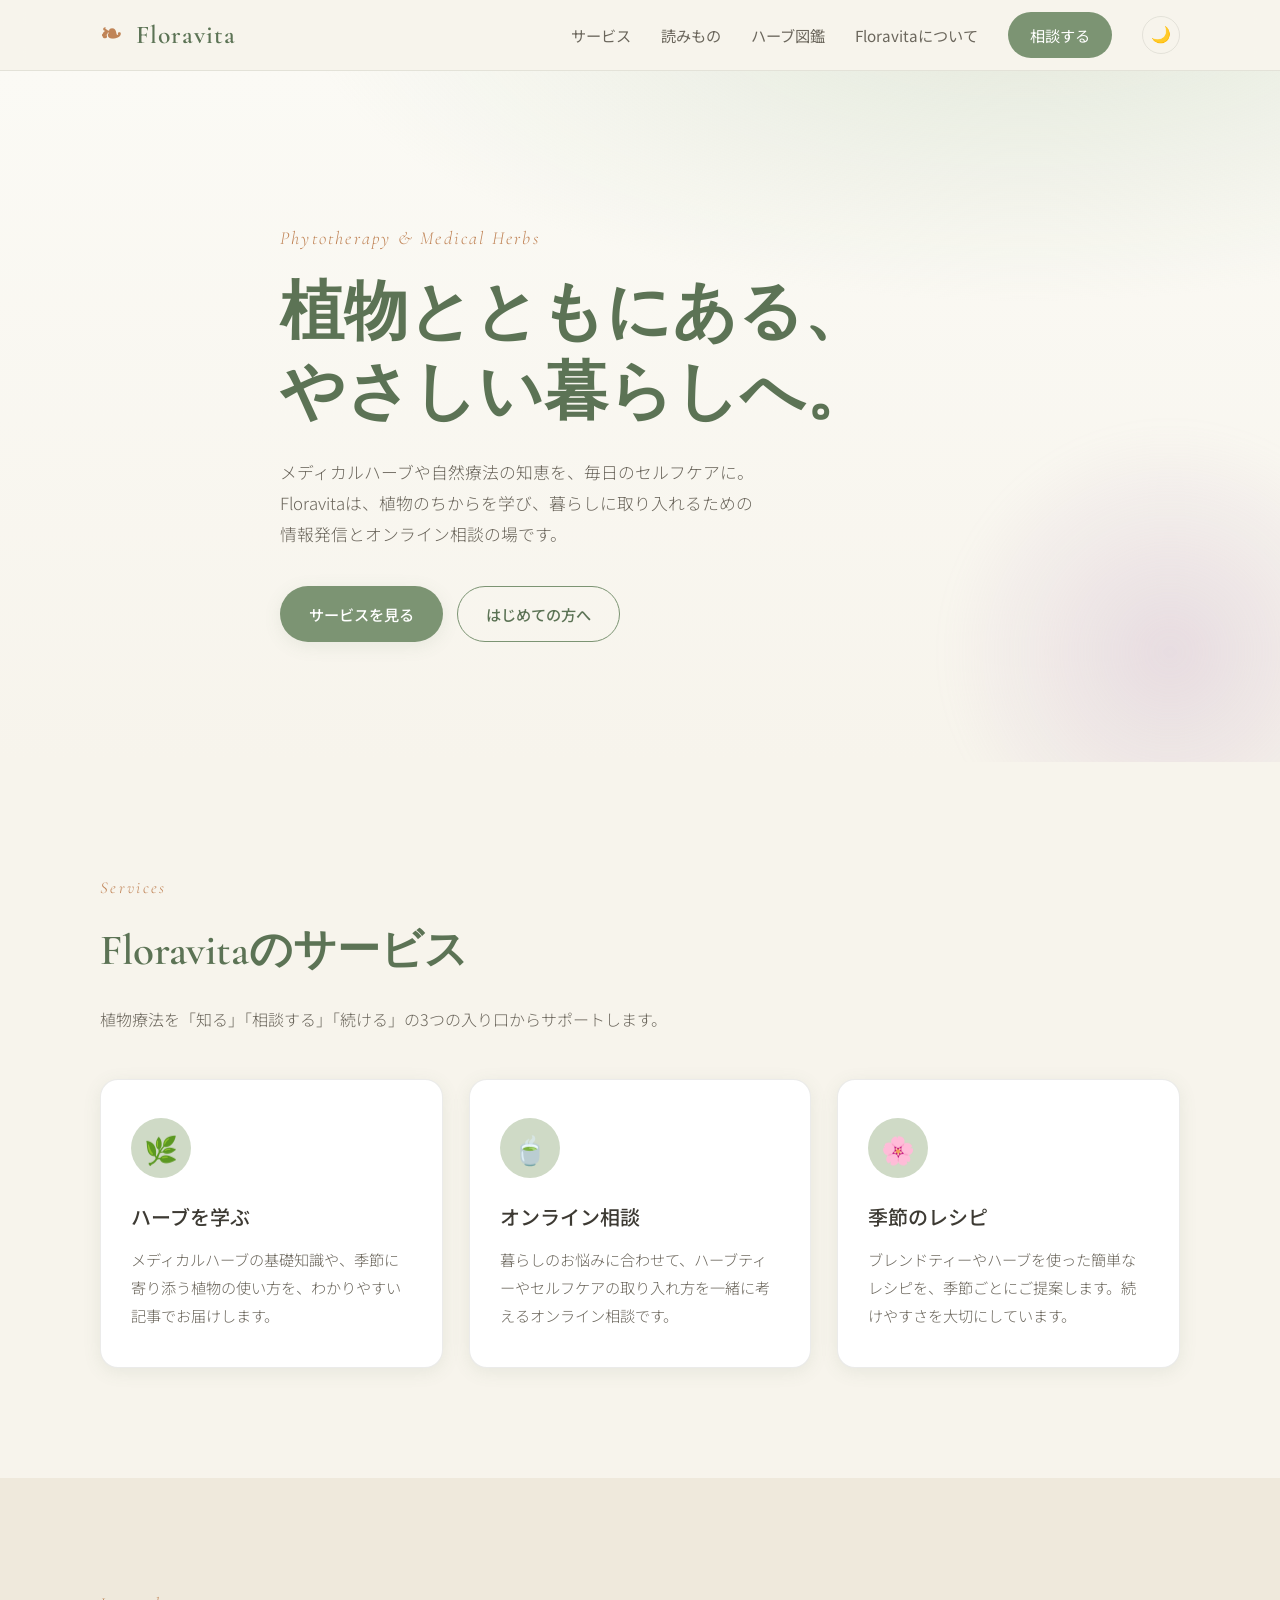
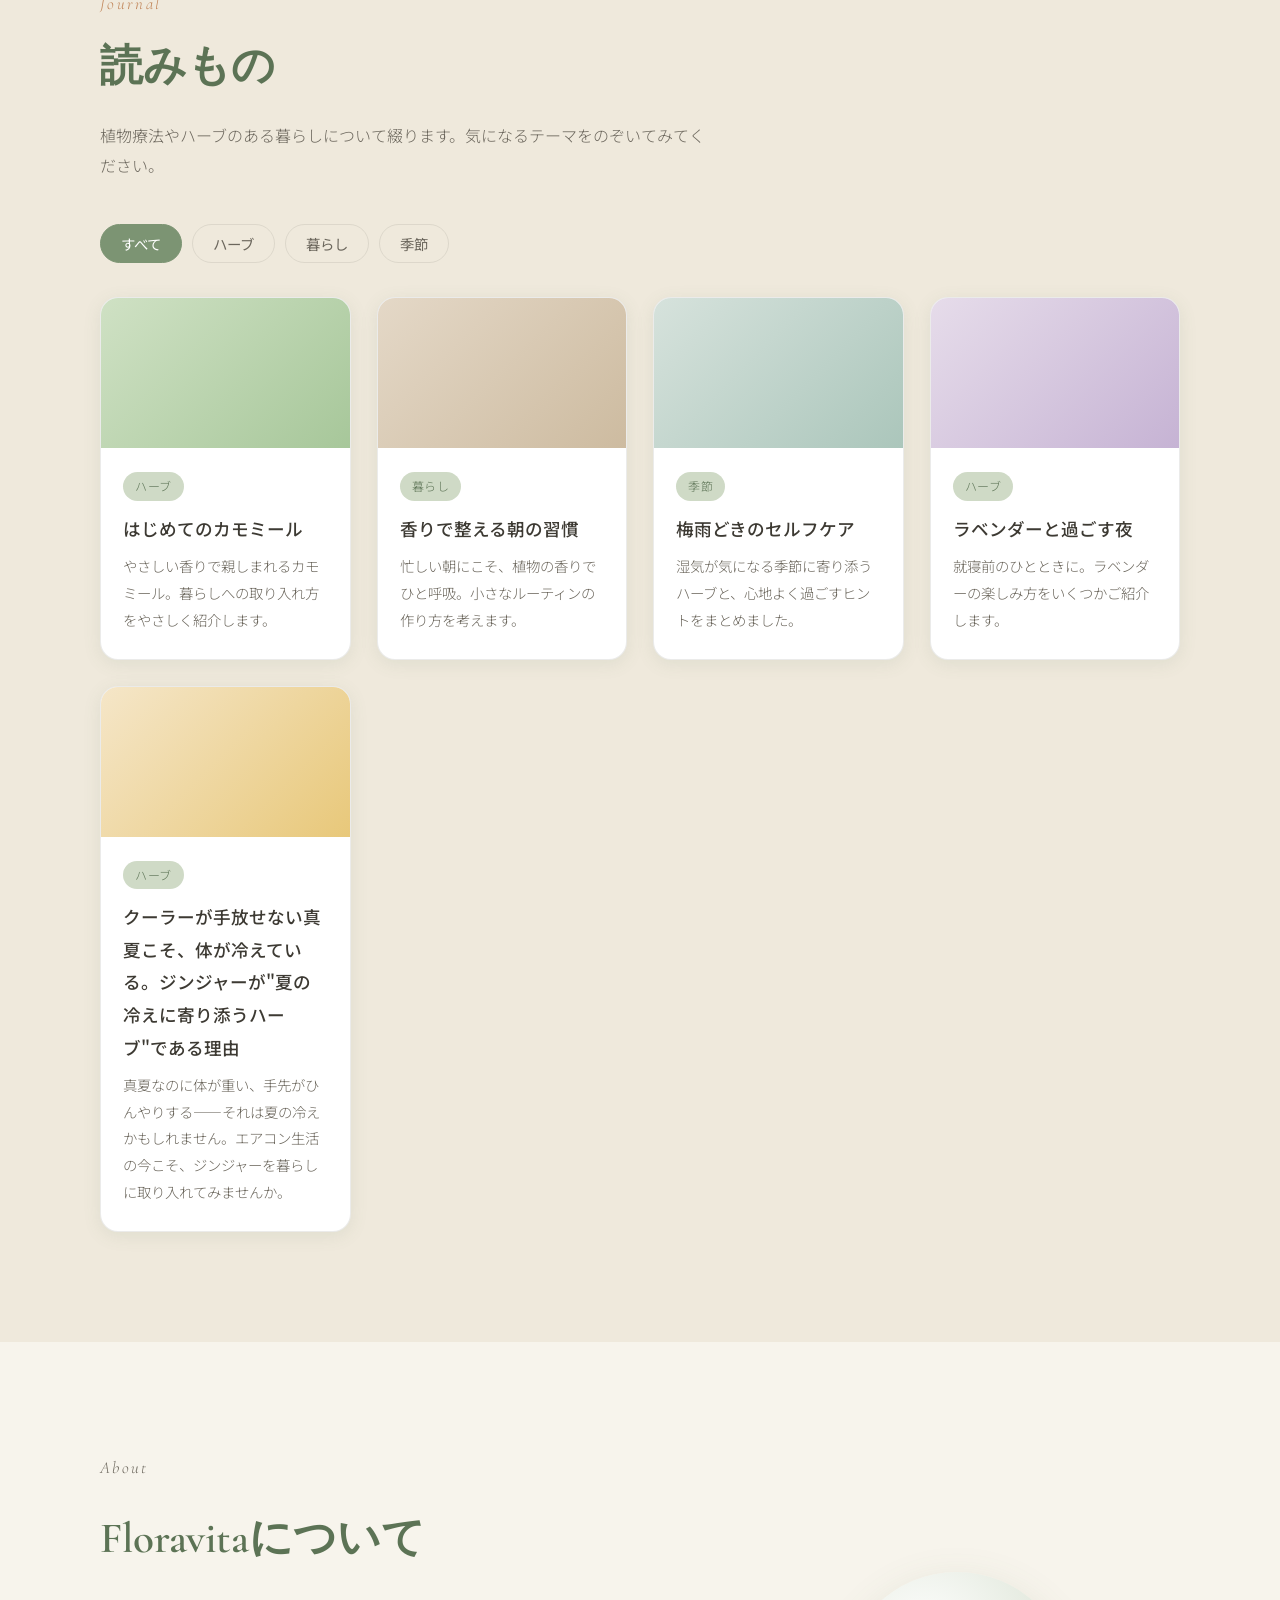
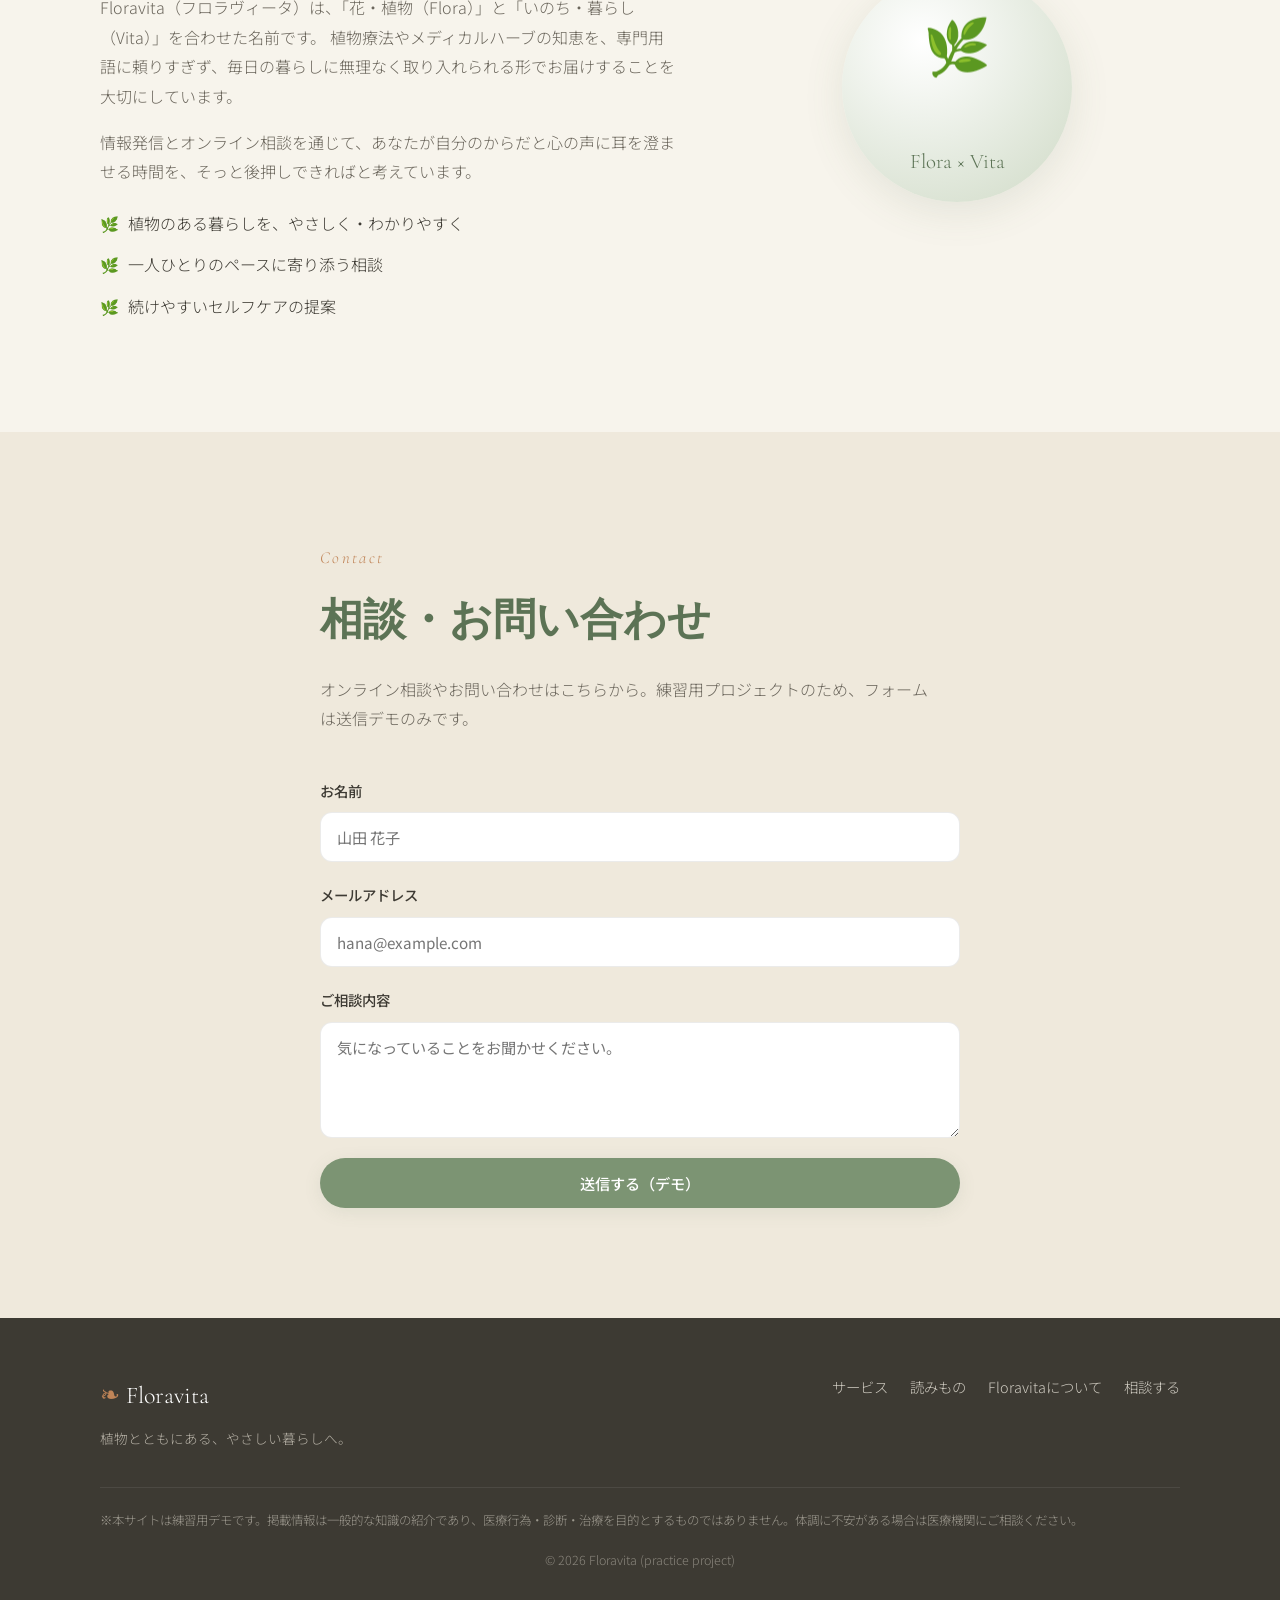
<file: index.html>
<!DOCTYPE html>
<html lang="ja">
<head>
  <meta charset="UTF-8">
  <meta name="viewport" content="width=device-width, initial-scale=1.0">
  <meta name="description" content="Floravita（フロラヴィータ）は、植物療法・メディカルハーブ・自然療法に関する情報発信とオンライン相談を行うウェルネスブランドです。">
  <title>Floravita｜植物とともにある、やさしい暮らし</title>

  <!-- OGP / Twitter Card（SNSシェア用）。og:url と画像URLは公開ドメインに合わせて絶対URLへ差し替えてください -->
  <meta property="og:type" content="website">
  <meta property="og:site_name" content="Floravita">
  <meta property="og:title" content="Floravita｜植物とともにある、やさしい暮らし">
  <meta property="og:description" content="植物療法・メディカルハーブ・自然療法の知恵を、毎日のセルフケアに。情報発信とオンライン相談の場です。">
  <meta property="og:image" content="images/screenshot.png">
  <meta property="og:locale" content="ja_JP">
  <meta name="twitter:card" content="summary_large_image">
  <meta name="twitter:title" content="Floravita｜植物とともにある、やさしい暮らし">
  <meta name="twitter:description" content="植物療法・メディカルハーブ・自然療法の知恵を、毎日のセルフケアに。">
  <meta name="twitter:image" content="images/screenshot.png">

  <link rel="icon" href="favicon.svg" type="image/svg+xml">
  <link rel="preconnect" href="https://fonts.googleapis.com">
  <link rel="preconnect" href="https://fonts.gstatic.com" crossorigin>
  <link href="https://fonts.googleapis.com/css2?family=Cormorant+Garamond:wght@500;600&family=Noto+Sans+JP:wght@300;400;500;700&display=swap" rel="stylesheet">
  <link rel="stylesheet" href="style.css">

  <!-- テーマの初期適用（ちらつき防止のため描画前に実行） -->
  <script>
    (function () {
      try {
        var t = localStorage.getItem('floravita-theme');
        if (!t) t = window.matchMedia('(prefers-color-scheme: dark)').matches ? 'dark' : 'light';
        document.documentElement.setAttribute('data-theme', t);
      } catch (e) { /* 失敗時はライトのまま */ }
    })();
  </script>
</head>
<body>

  <!-- ===== ヘッダー / ナビゲーション ===== -->
  <header class="site-header" id="top">
    <div class="container header-inner">
      <a href="#top" class="brand">
        <span class="brand-mark" aria-hidden="true">❧</span>
        <span class="brand-text">Floravita</span>
      </a>

      <button class="nav-toggle" id="navToggle" aria-label="メニューを開閉" aria-expanded="false">
        <span></span><span></span><span></span>
      </button>

      <nav class="site-nav" id="siteNav">
        <a href="#services">サービス</a>
        <a href="#blog">読みもの</a>
        <a href="herbs.html">ハーブ図鑑</a>
        <a href="#about">Floravitaについて</a>
        <a href="#contact" class="nav-cta">相談する</a>
        <button class="theme-toggle" id="themeToggle" type="button" aria-pressed="false" aria-label="ダークモードに切り替え">🌙</button>
      </nav>
    </div>
  </header>

  <!-- ===== ヒーロー ===== -->
  <section class="hero">
    <div class="container hero-inner">
      <p class="hero-eyebrow">Phytotherapy &amp; Medical Herbs</p>
      <h1 class="hero-title">植物とともにある、<br>やさしい暮らしへ。</h1>
      <p class="hero-lead">
        メディカルハーブや自然療法の知恵を、毎日のセルフケアに。<br>
        Floravitaは、植物のちからを学び、暮らしに取り入れるための<br class="pc-only">
        情報発信とオンライン相談の場です。
      </p>
      <div class="hero-actions">
        <a href="#services" class="btn btn-primary">サービスを見る</a>
        <button class="btn btn-ghost" id="openIntro">はじめての方へ</button>
      </div>
    </div>
    <div class="hero-glow" aria-hidden="true"></div>
  </section>

  <!-- ===== サービス ===== -->
  <section class="section" id="services">
    <div class="container">
      <p class="section-eyebrow">Services</p>
      <h2 class="section-title">Floravitaのサービス</h2>
      <p class="section-desc">植物療法を「知る」「相談する」「続ける」の3つの入り口からサポートします。</p>

      <div class="card-grid">
        <article class="card">
          <div class="card-icon" aria-hidden="true">🌿</div>
          <h3>ハーブを学ぶ</h3>
          <p>メディカルハーブの基礎知識や、季節に寄り添う植物の使い方を、わかりやすい記事でお届けします。</p>
        </article>
        <article class="card">
          <div class="card-icon" aria-hidden="true">🍵</div>
          <h3>オンライン相談</h3>
          <p>暮らしのお悩みに合わせて、ハーブティーやセルフケアの取り入れ方を一緒に考えるオンライン相談です。</p>
        </article>
        <article class="card">
          <div class="card-icon" aria-hidden="true">🌸</div>
          <h3>季節のレシピ</h3>
          <p>ブレンドティーやハーブを使った簡単なレシピを、季節ごとにご提案します。続けやすさを大切にしています。</p>
        </article>
      </div>
    </div>
  </section>

  <!-- ===== 読みもの / ブログ枠 ===== -->
  <section class="section section-alt" id="blog">
    <div class="container">
      <p class="section-eyebrow">Journal</p>
      <h2 class="section-title">読みもの</h2>
      <p class="section-desc">植物療法やハーブのある暮らしについて綴ります。気になるテーマをのぞいてみてください。</p>

      <!-- カテゴリ絞り込み（1つのリストを絞り込むフィルタのため、tab/tabpanelではなくトグルボタン群として実装） -->
      <div class="tabs" role="group" aria-label="読みものをカテゴリで絞り込み">
        <button class="tab is-active" data-tab="all" aria-pressed="true">すべて</button>
        <button class="tab" data-tab="herb" aria-pressed="false">ハーブ</button>
        <button class="tab" data-tab="life" aria-pressed="false">暮らし</button>
        <button class="tab" data-tab="season" aria-pressed="false">季節</button>
      </div>

      <!-- カードは data/articles.js のデータから script.js が動的に生成します -->
      <div class="blog-grid" id="blogGrid" aria-live="polite"></div>
    </div>
  </section>

  <!-- ===== Floravitaについて ===== -->
  <section class="section" id="about">
    <div class="container about-inner">
      <div class="about-text">
        <p class="section-eyebrow">About</p>
        <h2 class="section-title">Floravitaについて</h2>
        <p>
          Floravita（フロラヴィータ）は、「花・植物（Flora）」と「いのち・暮らし（Vita）」を合わせた名前です。
          植物療法やメディカルハーブの知恵を、専門用語に頼りすぎず、毎日の暮らしに無理なく取り入れられる形でお届けすることを大切にしています。
        </p>
        <p>
          情報発信とオンライン相談を通じて、あなたが自分のからだと心の声に耳を澄ませる時間を、そっと後押しできればと考えています。
        </p>
        <ul class="about-points">
          <li>植物のある暮らしを、やさしく・わかりやすく</li>
          <li>一人ひとりのペースに寄り添う相談</li>
          <li>続けやすいセルフケアの提案</li>
        </ul>
      </div>
      <div class="about-figure" aria-hidden="true">
        <div class="leaf-card">
          <span class="leaf">🌿</span>
          <p>Flora &times; Vita</p>
        </div>
      </div>
    </div>
  </section>

  <!-- ===== お問い合わせ / 相談 ===== -->
  <section class="section section-alt" id="contact">
    <div class="container contact-inner">
      <p class="section-eyebrow">Contact</p>
      <h2 class="section-title">相談・お問い合わせ</h2>
      <p class="section-desc">オンライン相談やお問い合わせはこちらから。練習用プロジェクトのため、フォームは送信デモのみです。</p>

      <form class="contact-form" id="contactForm" novalidate>
        <div class="field">
          <label for="name">お名前</label>
          <input type="text" id="name" name="name" placeholder="山田 花子" required>
        </div>
        <div class="field">
          <label for="email">メールアドレス</label>
          <input type="email" id="email" name="email" placeholder="hana@example.com" required>
        </div>
        <div class="field">
          <label for="message">ご相談内容</label>
          <textarea id="message" name="message" rows="4" placeholder="気になっていることをお聞かせください。"></textarea>
        </div>
        <button type="submit" class="btn btn-primary">送信する（デモ）</button>
        <p class="form-note" id="formNote" hidden>ありがとうございます。これはデモのため、実際には送信されません。</p>
      </form>
    </div>
  </section>

  <!-- ===== フッター ===== -->
  <footer class="site-footer">
    <div class="container footer-inner">
      <div class="footer-brand">
        <span class="brand-mark" aria-hidden="true">❧</span> Floravita
        <p class="footer-tagline">植物とともにある、やさしい暮らしへ。</p>
      </div>
      <nav class="footer-nav">
        <a href="#services">サービス</a>
        <a href="#blog">読みもの</a>
        <a href="#about">Floravitaについて</a>
        <a href="#contact">相談する</a>
      </nav>
    </div>
    <p class="footer-note">
      ※本サイトは練習用デモです。掲載情報は一般的な知識の紹介であり、医療行為・診断・治療を目的とするものではありません。体調に不安がある場合は医療機関にご相談ください。
    </p>
    <p class="copyright">&copy; 2026 Floravita (practice project)</p>
  </footer>

  <!-- ===== ポップアップ（モーダル） ===== -->
  <div class="modal-overlay" id="introModal" hidden>
    <div class="modal" role="dialog" aria-modal="true" aria-labelledby="modalTitle">
      <button class="modal-close" id="closeIntro" aria-label="閉じる">&times;</button>
      <span class="modal-mark" aria-hidden="true">🌿</span>
      <h2 id="modalTitle">はじめての方へ</h2>
      <p>
        Floravitaへようこそ。ここは植物療法やメディカルハーブの知恵を、
        暮らしにやさしく取り入れるための情報発信＆相談スペースです。
      </p>
      <p>まずは「読みもの」から、気になるテーマをのぞいてみてください。</p>
      <a href="#blog" class="btn btn-primary" id="modalToBlog">読みものを見る</a>
    </div>
  </div>

  <script src="data/articles.js"></script>
  <script src="script.js"></script>
  <!-- ui.js は動的生成（カード等）の後に読み込み、演出対象に含める -->
  <script src="ui.js"></script>
</body>
</html>
</file>
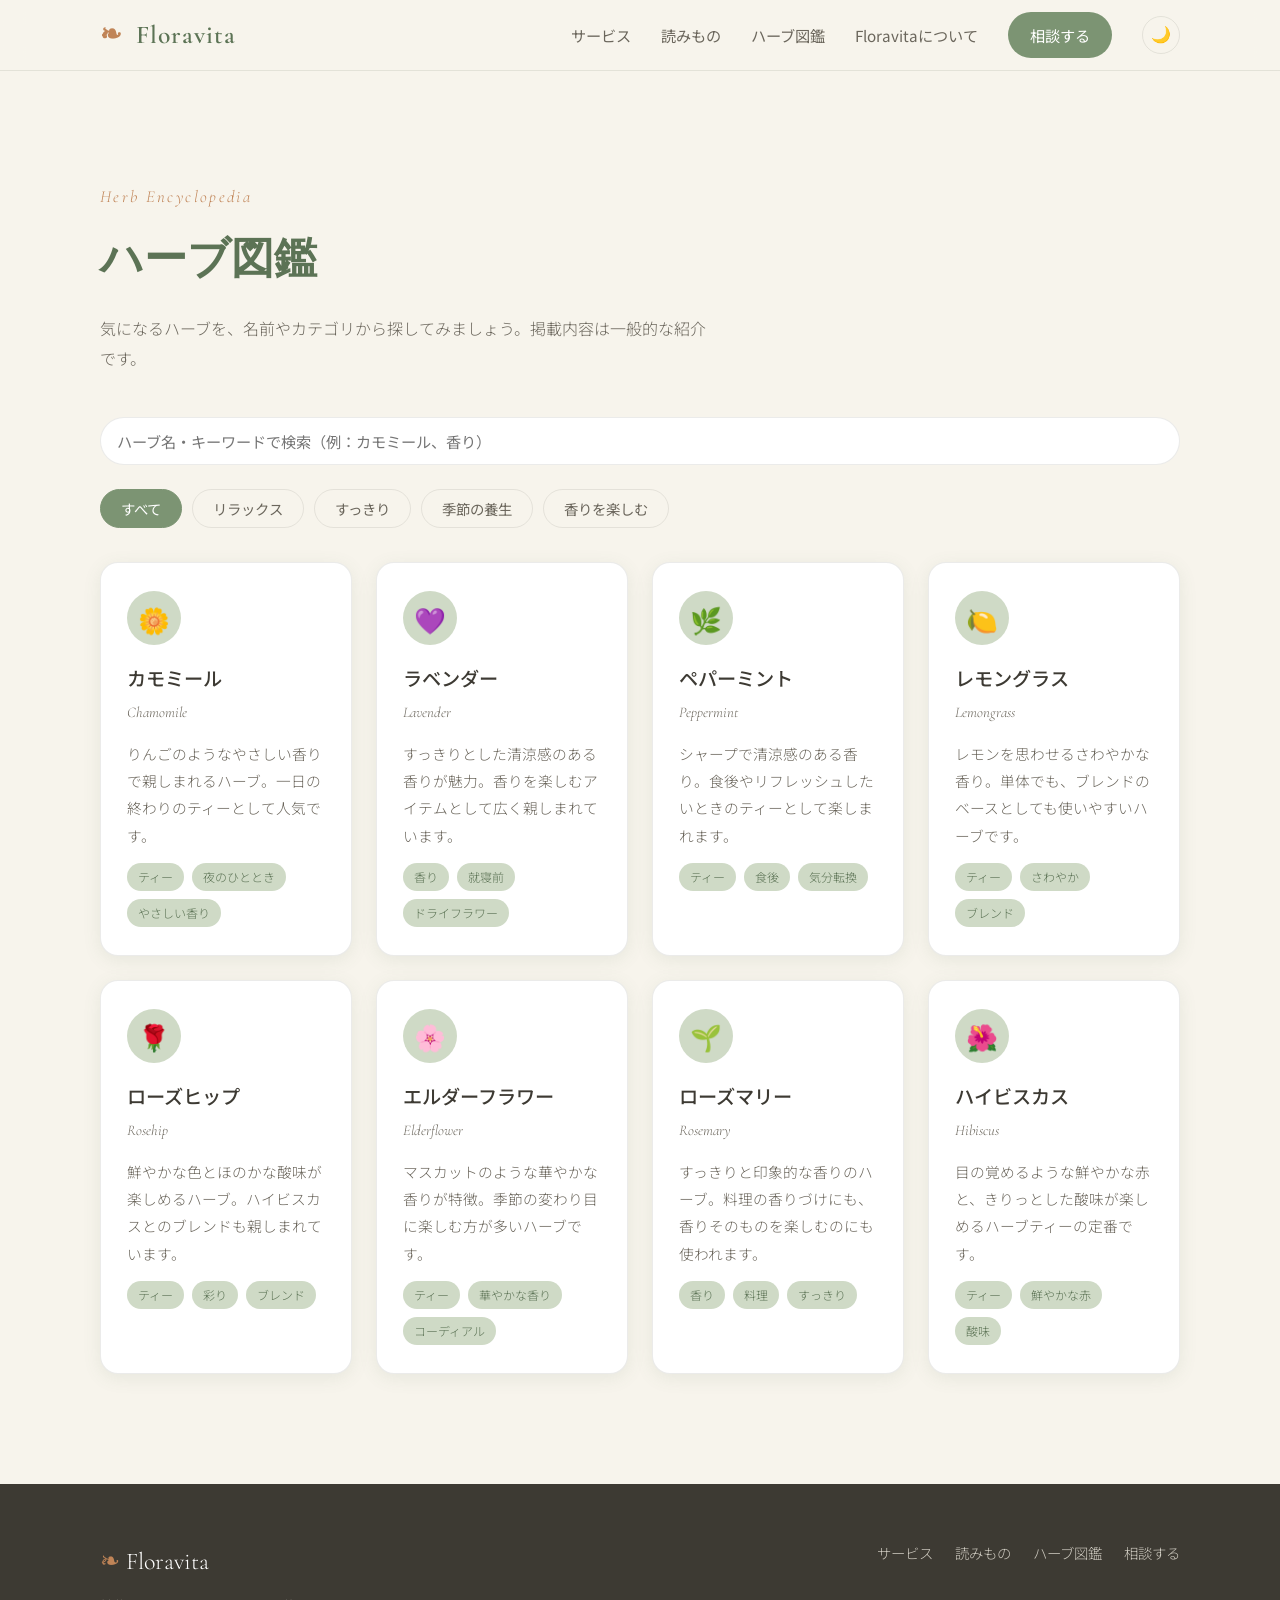
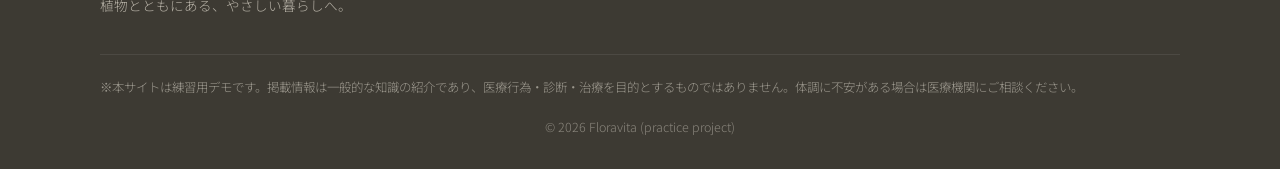
<file: herbs.html>
<!DOCTYPE html>
<html lang="ja">
<head>
  <meta charset="UTF-8">
  <meta name="viewport" content="width=device-width, initial-scale=1.0">
  <meta name="description" content="Floravitaのハーブ図鑑。メディカルハーブを名前やカテゴリから探せます。">
  <title>ハーブ図鑑｜Floravita</title>
  <link rel="icon" href="favicon.svg" type="image/svg+xml">
  <link rel="preconnect" href="https://fonts.googleapis.com">
  <link rel="preconnect" href="https://fonts.gstatic.com" crossorigin>
  <link href="https://fonts.googleapis.com/css2?family=Cormorant+Garamond:wght@500;600&family=Noto+Sans+JP:wght@300;400;500;700&display=swap" rel="stylesheet">
  <link rel="stylesheet" href="style.css">

  <!-- テーマの初期適用（ちらつき防止のため描画前に実行） -->
  <script>
    (function () {
      try {
        var t = localStorage.getItem('floravita-theme');
        if (!t) t = window.matchMedia('(prefers-color-scheme: dark)').matches ? 'dark' : 'light';
        document.documentElement.setAttribute('data-theme', t);
      } catch (e) { /* 失敗時はライトのまま */ }
    })();
  </script>
</head>
<body>

  <!-- ===== ヘッダー ===== -->
  <header class="site-header">
    <div class="container header-inner">
      <a href="index.html" class="brand">
        <span class="brand-mark" aria-hidden="true">❧</span>
        <span class="brand-text">Floravita</span>
      </a>

      <button class="nav-toggle" id="navToggle" aria-label="メニューを開閉" aria-expanded="false">
        <span></span><span></span><span></span>
      </button>

      <nav class="site-nav" id="siteNav">
        <a href="index.html#services">サービス</a>
        <a href="index.html#blog">読みもの</a>
        <a href="herbs.html">ハーブ図鑑</a>
        <a href="index.html#about">Floravitaについて</a>
        <a href="index.html#contact" class="nav-cta">相談する</a>
        <button class="theme-toggle" id="themeToggle" type="button" aria-pressed="false" aria-label="ダークモードに切り替え">🌙</button>
      </nav>
    </div>
  </header>

  <!-- ===== ハーブ図鑑 ===== -->
  <main class="section">
    <div class="container">
      <p class="section-eyebrow">Herb Encyclopedia</p>
      <h1 class="section-title">ハーブ図鑑</h1>
      <p class="section-desc">気になるハーブを、名前やカテゴリから探してみましょう。掲載内容は一般的な紹介です。</p>

      <!-- 検索 & カテゴリ絞り込み -->
      <div class="herb-search">
        <input type="search" id="herbSearch" placeholder="ハーブ名・キーワードで検索（例：カモミール、香り）" aria-label="ハーブを検索">
      </div>
      <div class="tabs" role="group" aria-label="カテゴリで絞り込み">
        <button class="tab is-active" data-cat="all" aria-pressed="true">すべて</button>
        <button class="tab" data-cat="relax" aria-pressed="false">リラックス</button>
        <button class="tab" data-cat="refresh" aria-pressed="false">すっきり</button>
        <button class="tab" data-cat="season" aria-pressed="false">季節の養生</button>
        <button class="tab" data-cat="aroma" aria-pressed="false">香りを楽しむ</button>
      </div>

      <!-- カードは data/herbs.js のデータから herbs.js が生成 -->
      <div class="herb-grid" id="herbGrid" aria-live="polite"></div>
      <p class="herb-empty" id="herbEmpty" hidden>該当するハーブが見つかりませんでした。キーワードやカテゴリを変えてお試しください。</p>
    </div>
  </main>

  <!-- ===== フッター ===== -->
  <footer class="site-footer">
    <div class="container footer-inner">
      <div class="footer-brand">
        <span class="brand-mark" aria-hidden="true">❧</span> Floravita
        <p class="footer-tagline">植物とともにある、やさしい暮らしへ。</p>
      </div>
      <nav class="footer-nav">
        <a href="index.html#services">サービス</a>
        <a href="index.html#blog">読みもの</a>
        <a href="herbs.html">ハーブ図鑑</a>
        <a href="index.html#contact">相談する</a>
      </nav>
    </div>
    <p class="footer-note">
      ※本サイトは練習用デモです。掲載情報は一般的な知識の紹介であり、医療行為・診断・治療を目的とするものではありません。体調に不安がある場合は医療機関にご相談ください。
    </p>
    <p class="copyright">&copy; 2026 Floravita (practice project)</p>
  </footer>

  <script src="data/herbs.js"></script>
  <script src="herbs.js"></script>
  <!-- ui.js は一覧生成の後に読み込み、演出対象に含める -->
  <script src="ui.js"></script>
</body>
</html>
</file>
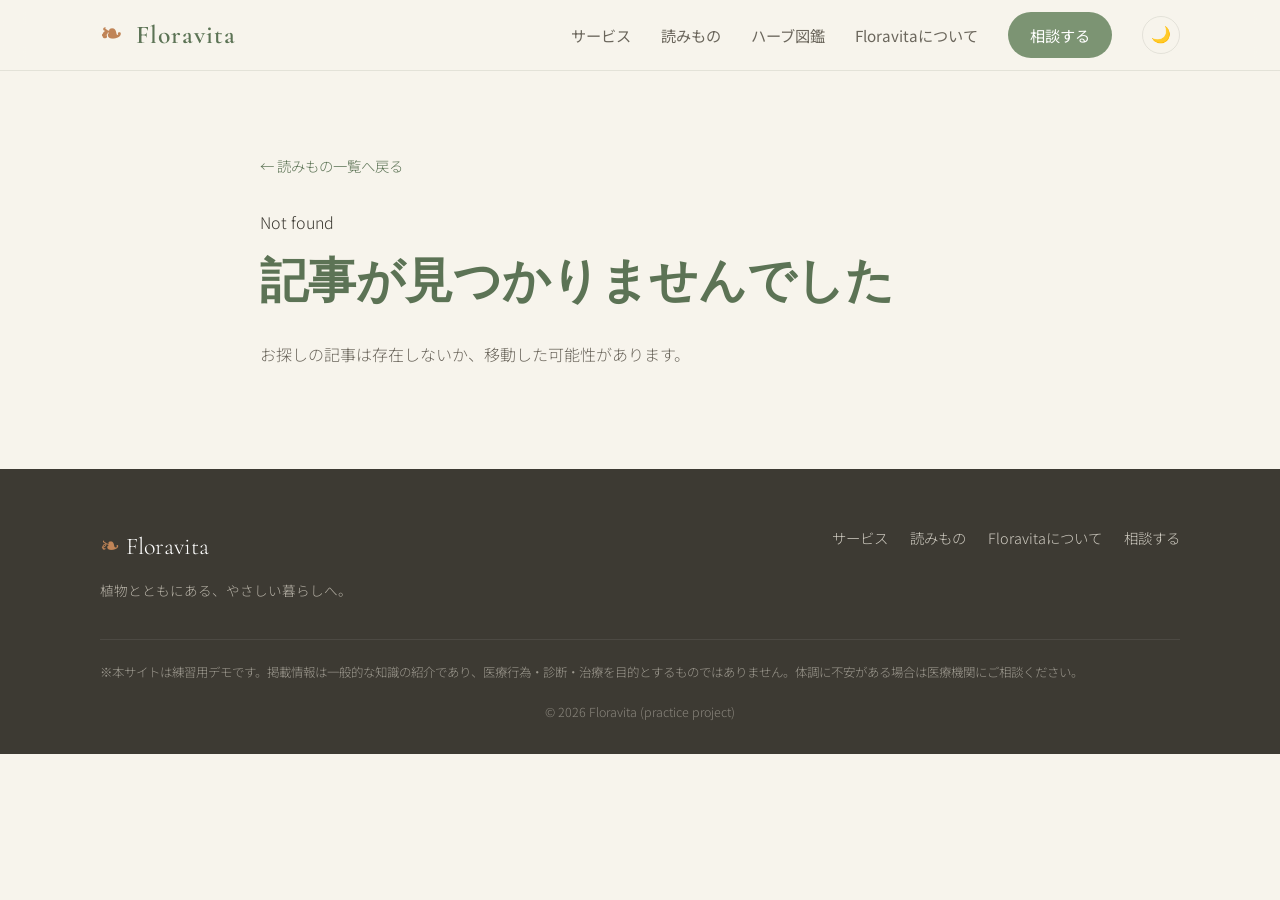
<file: articles/article.html>
<!DOCTYPE html>
<html lang="ja">
<head>
  <meta charset="UTF-8">
  <meta name="viewport" content="width=device-width, initial-scale=1.0">
  <meta name="description" content="Floravitaの読みもの。植物療法・メディカルハーブのある暮らしについての記事です。">
  <title>読みもの｜Floravita</title>
  <link rel="icon" href="../favicon.svg" type="image/svg+xml">
  <link rel="preconnect" href="https://fonts.googleapis.com">
  <link rel="preconnect" href="https://fonts.gstatic.com" crossorigin>
  <link href="https://fonts.googleapis.com/css2?family=Cormorant+Garamond:wght@500;600&family=Noto+Sans+JP:wght@300;400;500;700&display=swap" rel="stylesheet">
  <link rel="stylesheet" href="../style.css">

  <!-- テーマの初期適用（ちらつき防止のため描画前に実行） -->
  <script>
    (function () {
      try {
        var t = localStorage.getItem('floravita-theme');
        if (!t) t = window.matchMedia('(prefers-color-scheme: dark)').matches ? 'dark' : 'light';
        document.documentElement.setAttribute('data-theme', t);
      } catch (e) { /* 失敗時はライトのまま */ }
    })();
  </script>
</head>
<body>

  <!-- ===== ヘッダー ===== -->
  <header class="site-header">
    <div class="container header-inner">
      <a href="../index.html" class="brand">
        <span class="brand-mark" aria-hidden="true">❧</span>
        <span class="brand-text">Floravita</span>
      </a>

      <button class="nav-toggle" id="navToggle" aria-label="メニューを開閉" aria-expanded="false">
        <span></span><span></span><span></span>
      </button>

      <nav class="site-nav" id="siteNav">
        <a href="../index.html#services">サービス</a>
        <a href="../index.html#blog">読みもの</a>
        <a href="../herbs.html">ハーブ図鑑</a>
        <a href="../index.html#about">Floravitaについて</a>
        <a href="../index.html#contact" class="nav-cta">相談する</a>
        <button class="theme-toggle" id="themeToggle" type="button" aria-pressed="false" aria-label="ダークモードに切り替え">🌙</button>
      </nav>
    </div>
  </header>

  <!-- ===== 記事本文（data/articles.js から JS で描画） ===== -->
  <main class="article-page">
    <div class="container article-container">
      <a class="article-back" href="../index.html#blog">← 読みもの一覧へ戻る</a>
      <article id="articleRoot" aria-live="polite">
        <p class="article-eyebrow">Loading…</p>
      </article>
    </div>
  </main>

  <!-- ===== フッター ===== -->
  <footer class="site-footer">
    <div class="container footer-inner">
      <div class="footer-brand">
        <span class="brand-mark" aria-hidden="true">❧</span> Floravita
        <p class="footer-tagline">植物とともにある、やさしい暮らしへ。</p>
      </div>
      <nav class="footer-nav">
        <a href="../index.html#services">サービス</a>
        <a href="../index.html#blog">読みもの</a>
        <a href="../index.html#about">Floravitaについて</a>
        <a href="../index.html#contact">相談する</a>
      </nav>
    </div>
    <p class="footer-note">
      ※本サイトは練習用デモです。掲載情報は一般的な知識の紹介であり、医療行為・診断・治療を目的とするものではありません。体調に不安がある場合は医療機関にご相談ください。
    </p>
    <p class="copyright">&copy; 2026 Floravita (practice project)</p>
  </footer>

  <script src="../data/articles.js"></script>
  <script src="article.js"></script>
  <!-- ui.js は記事描画の後に読み込み、演出対象に含める -->
  <script src="../ui.js"></script>
</body>
</html>
</file>
<file: style.css>
/* =========================================================
   Floravita — style.css
   ナチュラル × 知的 × 信頼感 のカラー構成

   目次（各セクションの区切りコメントと番号が対応）
     1.  カラートークン（:root）
     2.  リセット
     3.  ボタン
     4.  ヘッダー
     5.  ヒーロー
     6.  セクション共通
     7.  サービスカード
     8.  タブ
     9.  ブログカード
     10. About
     11. お問い合わせフォーム
     12. フッター
     13. モーダル
     14. レスポンシブ
     15. 記事個別ページ
     16. ダークモード（[data-theme="dark"]）
     17. テーマ切替ボタン & スクロール演出
     18. ハーブ図鑑ページ
   ========================================================= */

/* ===== 1. カラートークン ===== */
:root {
  /* ハーブ・自然を連想させる優しい色 */
  --sage:        #7c9473;   /* セージグリーン（メイン） */
  --sage-deep:   #5c7355;   /* 深い葉の緑 */
  --sage-soft:   #cfdac6;   /* やわらかな若葉 */
  --cream:       #f7f4ec;   /* クリーム（背景） */
  --cream-warm:  #efe9dc;   /* 温かみのある生成り */
  --bark:        #3d3a33;   /* 落ち着いた樹皮色（文字） */
  --bark-soft:   #6b665c;   /* 補助テキスト */
  --terracotta:  #c08457;   /* アクセント（土の温かみ） */
  --bloom:       #c2a3c4;   /* 花のニュアンス */

  --border:      rgba(60, 58, 51, 0.10);
  --shadow:      0 10px 40px rgba(92, 115, 85, 0.12);
  --shadow-sm:   0 4px 18px rgba(92, 115, 85, 0.10);

  --radius:      18px;
  --radius-sm:   12px;
  --container:   1080px;

  --font-serif:  'Cormorant Garamond', 'Noto Serif JP', serif;
  --font-sans:   'Noto Sans JP', system-ui, -apple-system, sans-serif;
}

/* ===== 2. リセット ===== */
*, *::before, *::after { box-sizing: border-box; margin: 0; padding: 0; }

html { scroll-behavior: smooth; }

body {
  font-family: var(--font-sans);
  font-weight: 300;
  color: var(--bark);
  background: var(--cream);
  line-height: 1.85;
  -webkit-font-smoothing: antialiased;
}

a { color: inherit; text-decoration: none; transition: color .2s ease, opacity .2s ease; }
img { max-width: 100%; display: block; }

.container { width: min(100% - 40px, var(--container)); margin-inline: auto; }

.pc-only { display: inline; }

/* ===== 3. ボタン ===== */
.btn {
  display: inline-flex;
  align-items: center;
  justify-content: center;
  gap: .4em;
  padding: 13px 28px;
  border-radius: 999px;
  border: 1px solid transparent;
  font-family: var(--font-sans);
  font-size: .95rem;
  font-weight: 500;
  cursor: pointer;
  transition: transform .2s ease, box-shadow .2s ease, background .2s ease, color .2s ease;
}
.btn-primary {
  background: var(--sage);
  color: #fff;
  box-shadow: var(--shadow-sm);
}
.btn-primary:hover { background: var(--sage-deep); transform: translateY(-2px); }
.btn-ghost {
  background: transparent;
  color: var(--sage-deep);
  border-color: var(--sage);
}
.btn-ghost:hover { background: rgba(124, 148, 115, 0.10); transform: translateY(-2px); }

/* ===== 4. ヘッダー ===== */
.site-header {
  position: sticky;
  top: 0;
  z-index: 50;
  background: rgba(247, 244, 236, 0.82);
  backdrop-filter: blur(12px);
  border-bottom: 1px solid var(--border);
}
.header-inner {
  display: flex;
  align-items: center;
  justify-content: space-between;
  height: 70px;
}
.brand {
  display: inline-flex;
  align-items: baseline;
  gap: .5em;
  font-family: var(--font-serif);
  font-size: 1.6rem;
  font-weight: 600;
  letter-spacing: .04em;
  color: var(--sage-deep);
}
.brand-mark { color: var(--terracotta); }

.site-nav { display: flex; align-items: center; gap: 30px; }
.site-nav a { font-size: .95rem; font-weight: 400; color: var(--bark-soft); }
.site-nav a:hover { color: var(--sage-deep); }
.nav-cta {
  padding: 9px 22px;
  border-radius: 999px;
  background: var(--sage);
  color: #fff !important;
}
.nav-cta:hover { background: var(--sage-deep); }

.nav-toggle { display: none; flex-direction: column; gap: 5px; background: none; border: 0; cursor: pointer; padding: 6px; }
.nav-toggle span { width: 24px; height: 2px; background: var(--bark); border-radius: 2px; transition: .3s; }

/* ===== 5. ヒーロー ===== */
.hero {
  position: relative;
  padding: clamp(80px, 14vw, 150px) 0 clamp(70px, 10vw, 120px);
  background:
    radial-gradient(1200px 500px at 80% -10%, rgba(207, 218, 198, 0.55), transparent 60%),
    linear-gradient(180deg, #fbfaf5 0%, var(--cream) 100%);
  overflow: hidden;
}
.hero-inner { position: relative; z-index: 2; max-width: 720px; }
.hero-eyebrow {
  font-family: var(--font-serif);
  font-style: italic;
  font-size: 1.15rem;
  letter-spacing: .12em;
  color: var(--terracotta);
  margin-bottom: 18px;
}
.hero-title {
  font-family: var(--font-serif);
  font-size: clamp(2.4rem, 6vw, 4rem);
  font-weight: 600;
  line-height: 1.25;
  color: var(--sage-deep);
  margin-bottom: 24px;
}
.hero-lead { font-size: 1.05rem; color: var(--bark-soft); margin-bottom: 36px; }
.hero-actions { display: flex; flex-wrap: wrap; gap: 14px; }
.hero-glow {
  position: absolute;
  right: -120px; bottom: -120px;
  width: 460px; height: 460px;
  background: radial-gradient(circle, rgba(194, 163, 196, 0.30), transparent 70%);
  filter: blur(10px);
  z-index: 1;
}

/* ===== 6. セクション共通 ===== */
.section { padding: clamp(64px, 9vw, 110px) 0; }
.section-alt { background: var(--cream-warm); }
.section-eyebrow {
  font-family: var(--font-serif);
  font-style: italic;
  letter-spacing: .14em;
  color: var(--terracotta);
  font-size: 1.05rem;
  margin-bottom: 8px;
}
.section-title {
  font-family: var(--font-serif);
  font-size: clamp(1.9rem, 4vw, 2.7rem);
  font-weight: 600;
  color: var(--sage-deep);
  margin-bottom: 14px;
}
.section-desc { color: var(--bark-soft); max-width: 620px; margin-bottom: 44px; }

/* ===== 7. サービスカード ===== */
.card-grid {
  display: grid;
  grid-template-columns: repeat(auto-fit, minmax(260px, 1fr));
  gap: 26px;
}
.card {
  background: #fff;
  border: 1px solid var(--border);
  border-radius: var(--radius);
  padding: 38px 30px;
  box-shadow: var(--shadow-sm);
  transition: transform .25s ease, box-shadow .25s ease;
}
.card:hover { transform: translateY(-6px); box-shadow: var(--shadow); }
.card-icon {
  width: 60px; height: 60px;
  display: grid; place-items: center;
  font-size: 1.7rem;
  background: var(--sage-soft);
  border-radius: 50%;
  margin-bottom: 20px;
}
.card h3 { font-size: 1.25rem; font-weight: 500; color: var(--bark); margin-bottom: 10px; }
.card p { color: var(--bark-soft); font-size: .95rem; }

/* ===== 8. タブ ===== */
.tabs { display: flex; flex-wrap: wrap; gap: 10px; margin-bottom: 34px; }
.tab {
  padding: 8px 20px;
  border-radius: 999px;
  border: 1px solid var(--border);
  background: transparent;
  color: var(--bark-soft);
  font-family: var(--font-sans);
  font-size: .9rem;
  cursor: pointer;
  transition: .2s;
}
.tab:hover { border-color: var(--sage); color: var(--sage-deep); }
.tab.is-active { background: var(--sage); color: #fff; border-color: var(--sage); }

/* ===== 9. ブログカード ===== */
.blog-grid {
  display: grid;
  grid-template-columns: repeat(auto-fill, minmax(240px, 1fr));
  gap: 26px;
}
.blog-card {
  background: #fff;
  border: 1px solid var(--border);
  border-radius: var(--radius);
  overflow: hidden;
  box-shadow: var(--shadow-sm);
  transition: transform .25s ease, box-shadow .25s ease, opacity .3s ease;
}
.blog-card:hover { transform: translateY(-6px); box-shadow: var(--shadow); }
.blog-thumb { height: 150px; background: linear-gradient(135deg, var(--c1, #cfe1c4), var(--c2, #a7c79a)); }
.blog-body { padding: 22px 22px 26px; }
.blog-tag {
  display: inline-block;
  font-size: .75rem;
  letter-spacing: .05em;
  color: var(--sage-deep);
  background: var(--sage-soft);
  padding: 3px 12px;
  border-radius: 999px;
  margin-bottom: 12px;
}
.blog-body h3 { font-size: 1.1rem; font-weight: 500; margin-bottom: 8px; }
.blog-body p { font-size: .9rem; color: var(--bark-soft); }
.blog-card.is-hidden { display: none; }

/* ===== 10. About ===== */
.about-inner {
  display: grid;
  grid-template-columns: 1.3fr 1fr;
  gap: 56px;
  align-items: center;
}
.about-text p { color: var(--bark-soft); margin-bottom: 16px; }
.about-points { list-style: none; margin-top: 22px; display: grid; gap: 12px; }
.about-points li {
  position: relative;
  padding-left: 28px;
  color: var(--bark);
}
.about-points li::before {
  content: "🌿";
  position: absolute;
  left: 0; top: 0;
  font-size: .95rem;
}
.about-figure { display: grid; place-items: center; }
.leaf-card {
  width: 230px; height: 230px;
  display: grid; place-items: center;
  border-radius: 50%;
  background: radial-gradient(circle at 35% 30%, #fff, var(--sage-soft));
  box-shadow: var(--shadow);
  text-align: center;
}
.leaf-card .leaf { font-size: 3.4rem; display: block; }
.leaf-card p { font-family: var(--font-serif); font-size: 1.3rem; color: var(--sage-deep); margin-top: 8px; }

/* ===== 11. お問い合わせフォーム ===== */
.contact-inner { max-width: 640px; }
.contact-form { display: grid; gap: 20px; margin-top: 8px; }
.field { display: grid; gap: 8px; }
.field label { font-size: .9rem; font-weight: 500; color: var(--bark); }
.field input, .field textarea {
  font-family: var(--font-sans);
  font-size: .95rem;
  padding: 13px 16px;
  border: 1px solid var(--border);
  border-radius: var(--radius-sm);
  background: #fff;
  color: var(--bark);
  transition: border-color .2s ease, box-shadow .2s ease;
}
.field input:focus, .field textarea:focus {
  outline: none;
  border-color: var(--sage);
  box-shadow: 0 0 0 3px rgba(124, 148, 115, 0.18);
}
.form-note {
  color: var(--sage-deep);
  font-size: .9rem;
  background: var(--sage-soft);
  padding: 12px 16px;
  border-radius: var(--radius-sm);
}

/* ===== 12. フッター ===== */
.site-footer { background: var(--bark); color: #e9e6df; padding: 56px 0 30px; }
.footer-inner {
  display: flex;
  flex-wrap: wrap;
  gap: 30px;
  justify-content: space-between;
  align-items: flex-start;
}
.footer-brand { font-family: var(--font-serif); font-size: 1.5rem; color: #fff; }
.footer-brand .brand-mark { color: var(--terracotta); }
.footer-tagline { font-family: var(--font-sans); font-size: .85rem; color: #b6b1a6; margin-top: 8px; }
.footer-nav { display: flex; flex-wrap: wrap; gap: 22px; }
.footer-nav a { font-size: .9rem; color: #cfcbc1; }
.footer-nav a:hover { color: #fff; }
.footer-note {
  width: min(100% - 40px, var(--container));
  margin: 36px auto 0;
  font-size: .78rem;
  color: #9c988e;
  line-height: 1.7;
  border-top: 1px solid rgba(255,255,255,0.08);
  padding-top: 22px;
}
.copyright { text-align: center; font-size: .78rem; color: #8a867d; margin-top: 18px; }

/* ===== 13. モーダル ===== */
.modal-overlay {
  position: fixed; inset: 0;
  z-index: 100;
  display: grid; place-items: center;
  background: rgba(61, 58, 51, 0.55);
  backdrop-filter: blur(4px);
  padding: 20px;
  animation: fade .25s ease;
}
.modal-overlay[hidden] { display: none; }
.modal {
  position: relative;
  width: min(100%, 440px);
  background: var(--cream);
  border-radius: var(--radius);
  padding: 46px 38px 40px;
  text-align: center;
  box-shadow: 0 30px 80px rgba(0,0,0,.3);
  animation: pop .3s cubic-bezier(.2,.8,.3,1.2);
}
.modal-mark { font-size: 2.4rem; display: block; margin-bottom: 14px; }
.modal h2 { font-family: var(--font-serif); font-size: 1.7rem; color: var(--sage-deep); margin-bottom: 14px; }
.modal p { color: var(--bark-soft); font-size: .95rem; margin-bottom: 14px; }
.modal .btn { margin-top: 12px; }
.modal-close {
  position: absolute; top: 14px; right: 18px;
  background: none; border: 0;
  font-size: 1.8rem; line-height: 1;
  color: var(--bark-soft); cursor: pointer;
}
.modal-close:hover { color: var(--bark); }

@keyframes fade { from { opacity: 0; } to { opacity: 1; } }
@keyframes pop { from { opacity: 0; transform: translateY(12px) scale(.97); } to { opacity: 1; transform: none; } }

/* ===== 14. レスポンシブ ===== */
@media (max-width: 760px) {
  .pc-only { display: none; }
  .nav-toggle { display: flex; }
  .site-nav {
    position: absolute;
    top: 70px; left: 0; right: 0;
    flex-direction: column;
    align-items: stretch;
    gap: 0;
    background: var(--cream);
    border-bottom: 1px solid var(--border);
    padding: 10px 20px 20px;
    transform: translateY(-12px);
    opacity: 0;
    pointer-events: none;
    transition: .25s ease;
  }
  .site-nav.is-open { transform: none; opacity: 1; pointer-events: auto; }
  .site-nav a { padding: 12px 4px; border-bottom: 1px solid var(--border); }
  .nav-cta { text-align: center; margin-top: 10px; border-bottom: 0 !important; }
  .about-inner { grid-template-columns: 1fr; gap: 36px; }
  .about-figure { order: -1; }
}

/* ===== 15. 記事個別ページ ===== */
.article-page { padding: clamp(40px, 7vw, 80px) 0 clamp(64px, 9vw, 100px); }
.article-container { max-width: 760px; }
.article-back {
  display: inline-block;
  margin-bottom: 28px;
  font-size: .9rem;
  color: var(--sage-deep);
}
.article-back:hover { color: var(--terracotta); }
.article-eyebrow {
  display: flex;
  align-items: center;
  gap: 14px;
  margin-bottom: 14px;
}
.article-date { font-size: .85rem; color: var(--bark-soft); }
.article-title {
  font-family: var(--font-serif);
  font-size: clamp(2rem, 5vw, 3rem);
  font-weight: 600;
  line-height: 1.3;
  color: var(--sage-deep);
  margin-bottom: 26px;
}
.article-hero {
  height: clamp(180px, 32vw, 280px);
  border-radius: var(--radius);
  background: linear-gradient(135deg, var(--c1, #cfe1c4), var(--c2, #a7c79a));
  box-shadow: var(--shadow-sm);
  margin-bottom: 36px;
}
.article-body p {
  color: var(--bark);
  margin-bottom: 22px;
  font-size: 1.02rem;
}
.article-lead { color: var(--bark-soft); }

/* ===== 16. ダークモード ===== */
/* ライト用ルールは変更せず、変数の上書き＋一部コンポーネントの上書きで対応 */
:root { color-scheme: light; }

[data-theme="dark"] {
  color-scheme: dark;
  --sage:        #8fa985;
  --sage-deep:   #bcd2b0;   /* 見出し・アクセント（暗背景でも読める明るめ） */
  --sage-soft:   #33402f;   /* チップ・アイコンの背景 */
  --cream:       #14160f;   /* ページ背景 */
  --cream-warm:  #1b1e15;   /* section-alt 背景 */
  --bark:        #e7e4d9;   /* 本文テキスト */
  --bark-soft:   #a8a89a;   /* 補助テキスト */
  --terracotta:  #d59b6f;   /* アクセント（やや明るめ） */
  --border:      rgba(255, 255, 255, 0.10);
  --shadow:      0 10px 40px rgba(0, 0, 0, 0.50);
  --shadow-sm:   0 4px 18px rgba(0, 0, 0, 0.40);
}

/* ハードコードの白背景・固有背景をダーク面色に差し替え */
[data-theme="dark"] .card,
[data-theme="dark"] .blog-card,
[data-theme="dark"] .field input,
[data-theme="dark"] .field textarea,
[data-theme="dark"] .modal,
[data-theme="dark"] .herb-card { background: #20241b; }

[data-theme="dark"] .site-header { background: rgba(20, 22, 15, 0.85); }
[data-theme="dark"] .hero {
  background:
    radial-gradient(1200px 500px at 80% -10%, rgba(120, 150, 110, 0.16), transparent 60%),
    linear-gradient(180deg, #181b12 0%, var(--cream) 100%);
}
[data-theme="dark"] .leaf-card { background: radial-gradient(circle at 35% 30%, #2c3326, #20241b); }
[data-theme="dark"] .site-footer { background: #0e100a; }

/* 緑地に白文字だった箇所は暗背景では文字を暗くしてコントラストを確保 */
[data-theme="dark"] .btn-primary { color: #16190f; }
[data-theme="dark"] .btn-primary:hover { background: var(--sage-deep); color: #16190f; }
[data-theme="dark"] .nav-cta { color: #16190f !important; }
[data-theme="dark"] .nav-cta:hover { background: var(--sage-deep); }
[data-theme="dark"] .tab.is-active { color: #16190f; }

/* ===== 17. テーマ切替ボタン & スクロール演出 ===== */
.theme-toggle {
  background: transparent;
  border: 1px solid var(--border);
  width: 38px; height: 38px;
  border-radius: 50%;
  font-size: 1rem;
  line-height: 1;
  cursor: pointer;
  display: inline-grid;
  place-items: center;
  transition: border-color .2s ease, background .2s ease, transform .2s ease;
}
.theme-toggle:hover { border-color: var(--sage); transform: translateY(-1px); }

/* スクロールで現れる演出（JSが対応時のみ .reveal を付与＝JS無効でも表示される） */
.reveal { opacity: 0; transform: translateY(20px); transition: opacity .6s ease, transform .6s ease; }
.reveal.is-visible { opacity: 1; transform: none; }
@media (prefers-reduced-motion: reduce) {
  .reveal { opacity: 1 !important; transform: none !important; transition: none; }
}

/* ===== 18. ハーブ図鑑ページ ===== */
.herb-search {
  display: flex;
  flex-wrap: wrap;
  gap: 14px;
  align-items: center;
  margin-bottom: 24px;
}
.herb-search input[type="search"] {
  flex: 1 1 240px;
  font-family: var(--font-sans);
  font-size: .95rem;
  padding: 12px 16px;
  border: 1px solid var(--border);
  border-radius: 999px;
  background: var(--surface, #fff);
  color: var(--bark);
  transition: border-color .2s ease, box-shadow .2s ease;
}
[data-theme="dark"] .herb-search input[type="search"] { background: #20241b; }
.herb-search input[type="search"]:focus {
  outline: none;
  border-color: var(--sage);
  box-shadow: 0 0 0 3px rgba(124, 148, 115, 0.18);
}
.herb-grid {
  display: grid;
  grid-template-columns: repeat(auto-fill, minmax(250px, 1fr));
  gap: 24px;
  margin-top: 8px;
}
.herb-card {
  background: #fff;
  border: 1px solid var(--border);
  border-radius: var(--radius);
  padding: 28px 26px;
  box-shadow: var(--shadow-sm);
  transition: transform .25s ease, box-shadow .25s ease;
}
.herb-card:hover { transform: translateY(-6px); box-shadow: var(--shadow); }
.herb-card.is-hidden { display: none; }
.herb-emoji {
  width: 54px; height: 54px;
  display: grid; place-items: center;
  font-size: 1.6rem;
  background: var(--sage-soft);
  border-radius: 50%;
  margin-bottom: 16px;
}
.herb-card h3 { font-size: 1.2rem; font-weight: 500; color: var(--bark); margin-bottom: 2px; }
.herb-en { font-family: var(--font-serif); font-style: italic; color: var(--bark-soft); font-size: .95rem; margin-bottom: 12px; }
.herb-card p { color: var(--bark-soft); font-size: .92rem; margin-bottom: 14px; }
.herb-uses { display: flex; flex-wrap: wrap; gap: 8px; }
.herb-use {
  font-size: .75rem;
  color: var(--sage-deep);
  background: var(--sage-soft);
  padding: 3px 11px;
  border-radius: 999px;
}
.herb-empty { color: var(--bark-soft); padding: 30px 0; }
</file>
